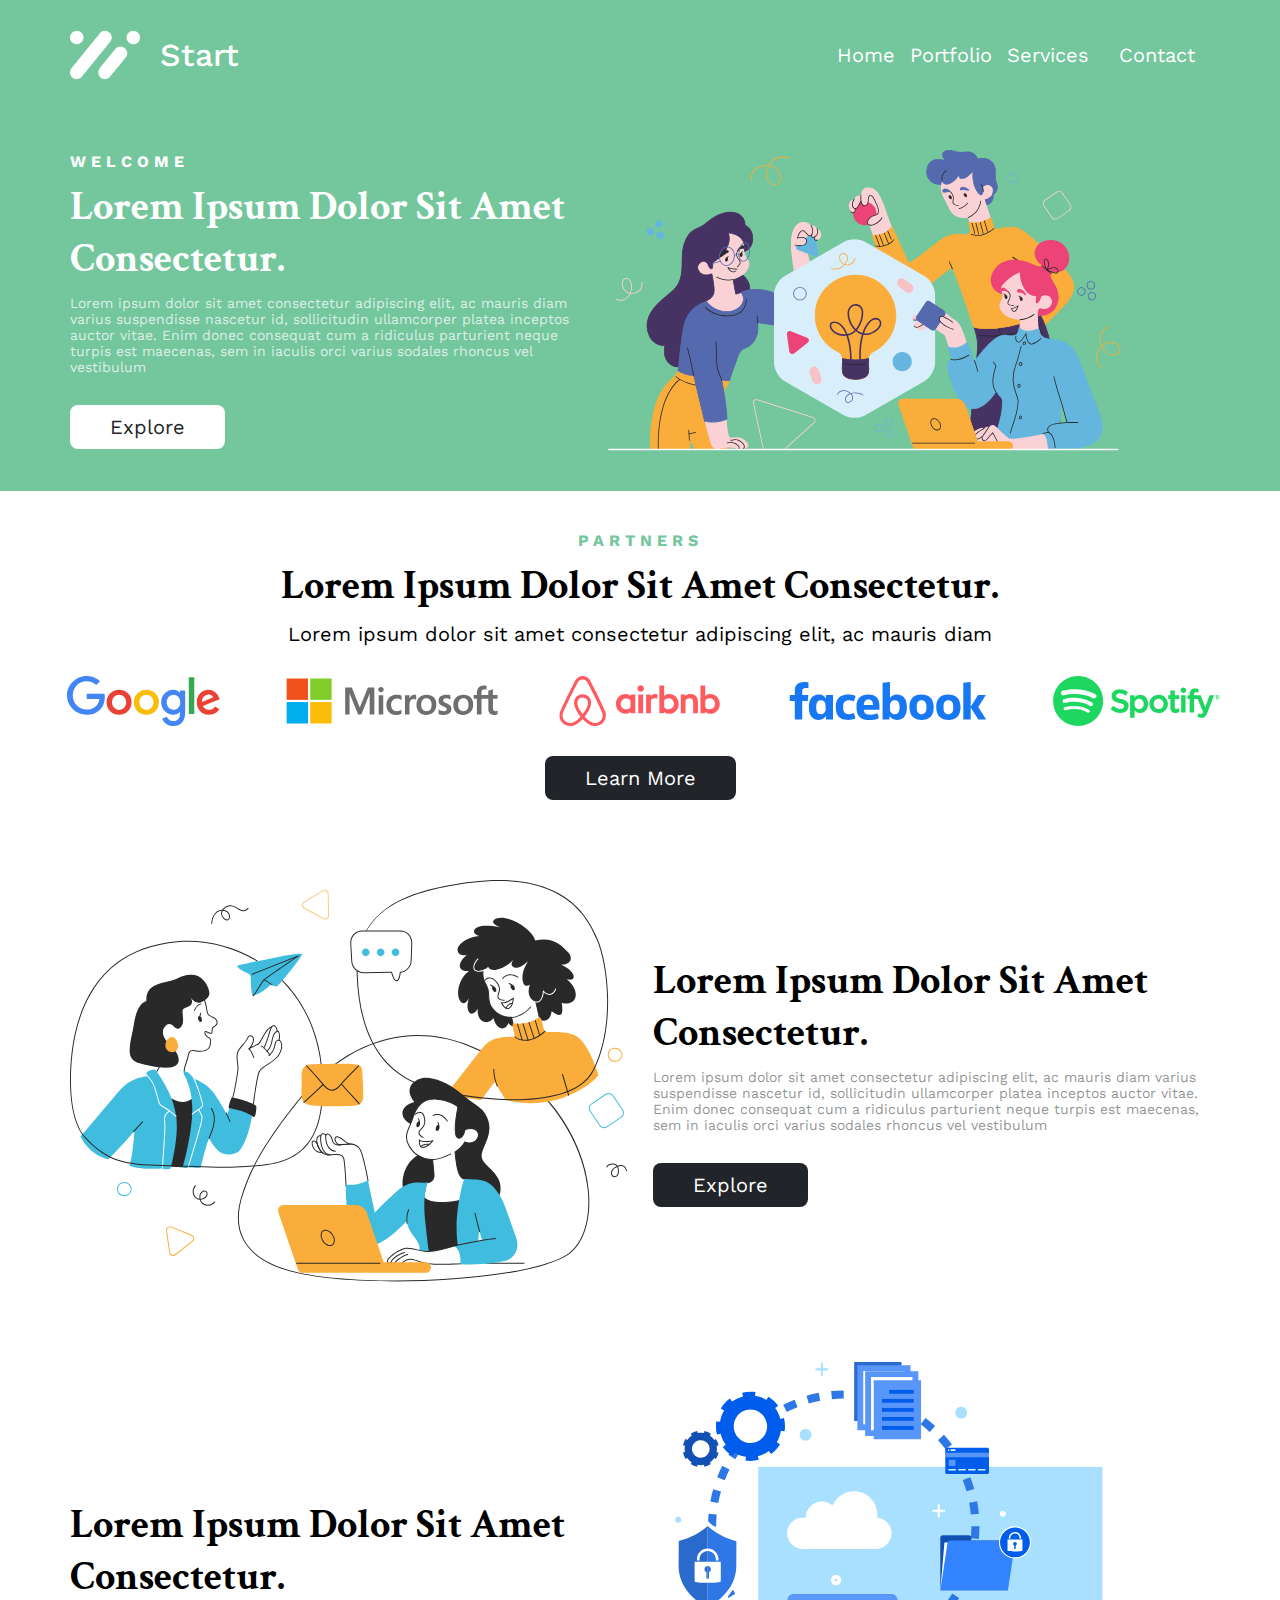
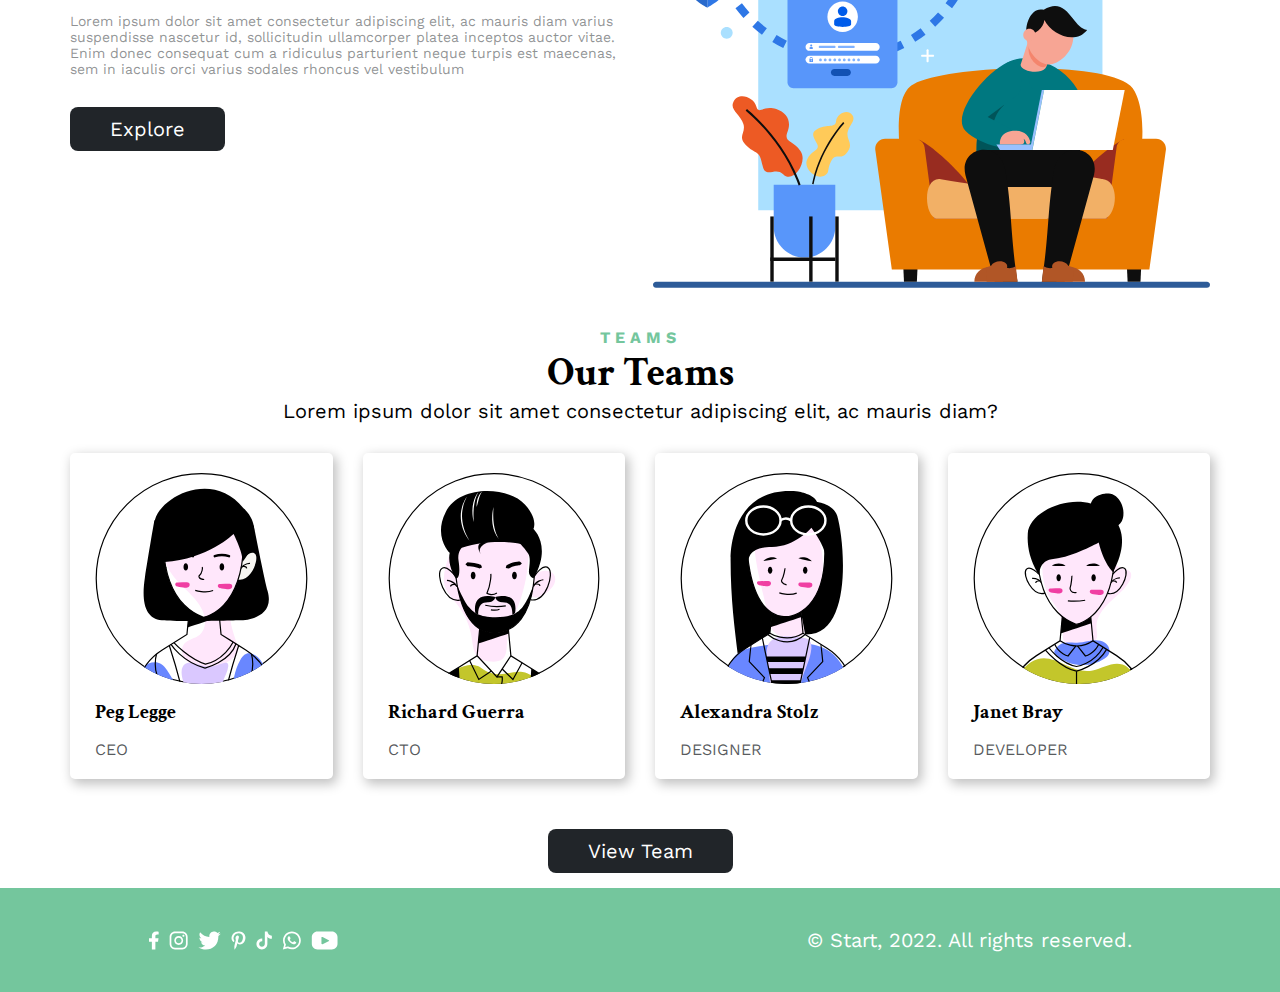
<file: WEB_Laura Torroella/index.html>
<!DOCTYPE html>
<html lang="en">
<head>
    <meta charset="UTF-8">
    <meta http-equiv="X-UA-Compatible" content="IE=edge">
    <meta name="viewport" content="width=device-width, initial-scale=1.0">
    <title>Laura Torroella</title>
    <link rel="icon" href="Img/Logo/LogoDark.svg">
    <link rel="stylesheet" href="css/main.css">
</head>
<body>
    <div class="greenpart">
        <div class="header">
            <div class="logo">
                <img src="Img/Logo/LogoWhite.svg" alt="Logo White">
                <div class="header-logo-text">
                    <h1 class="text">Start</h1>
                </div>
            </div>
            <div class="menutext">
              <a href="index.html" class="home">Home</a>
              <a href="portfolio.html" class="pf">Portfolio</a>
              <a href="services.html" class="services">Services</a>
              <a href="contact.html" class="contact">Contact</a>
            </div>
            <div class="menulogo">
                <svg xmlns="http://www.w3.org/2000/svg" width="32" height="32" fill="currentColor" class="bi bi-list" viewBox="0 0 16 16">
                    <path fill-rule="evenodd" d="M2.5 12a.5.5 0 0 1 .5-.5h10a.5.5 0 0 1 0 1H3a.5.5 0 0 1-.5-.5zm0-4a.5.5 0 0 1 .5-.5h10a.5.5 0 0 1 0 1H3a.5.5 0 0 1-.5-.5zm0-4a.5.5 0 0 1 .5-.5h10a.5.5 0 0 1 0 1H3a.5.5 0 0 1-.5-.5z"/>
                  </svg>
            </div>     
        </div> 
        <div class="part1">
            <img src="Img/Home/image-1.svg" alt="imatge1">
              <div class="texts">
                <div class="text1">welcome</div>
                <div class="text2">Lorem ipsum dolor sit amet consectetur.</div>
                <div class="text3">Lorem ipsum dolor sit amet consectetur adipiscing elit, ac mauris diam varius suspendisse nascetur id, 
                  sollicitudin ullamcorper platea inceptos auctor vitae. Enim donec consequat cum a ridiculus parturient neque turpis est 
                  maecenas, sem in iaculis orci varius sodales rhoncus vel vestibulum</div>
                <button class="boto1">Explore</button>
              </div>
        </div>    
    </div>
    <div class="firstwhite">
        <div class="whitetext">
          <div class="whitetextun">partners</div>
          <div class="whitetextdos">Lorem ipsum dolor sit amet consectetur.</div>
          <div class="whitetexttres">Lorem ipsum dolor sit amet consectetur adipiscing elit, ac mauris diam</div>
        </div>
        <div class="firstwhite_logos">
          <img src="Img/Companies/Google.svg" alt="logos" class="google">
          <img src="Img/Companies/Microsoft.svg" alt="logos" class="microsoft">
          <img src="Img/Companies/Airbnb.svg" alt="logos" class="airbnb">
          <img src="Img/Companies/Facebook.svg" alt="logos" class="facebook">
          <img src="Img/Companies/Spotify.svg" alt="logos" class="spotify">
        </div>
        <button class="firstwhite-btn">Learn More</button>
    </div>
    <div class="secondwhite">
        <img class="secondimg" src="Img/Home/image-2.svg" alt="img">
        <div class="secondtext">
          <div class="secondtextun">Lorem ipsum dolor sit amet consectetur.</div>
          <div class="secondtextdos">Lorem ipsum dolor sit amet consectetur adipiscing elit, ac mauris diam varius suspendisse
             nascetur id, sollicitudin ullamcorper platea inceptos auctor vitae. Enim donec consequat cum a ridiculus parturient
              neque turpis est maecenas, sem in iaculis orci varius sodales rhoncus vel vestibulum</div>
          <button class="second-btn">Explore</button>
    </div>
    </div>
    <div class="thirdwhite">
        <img class="thirdimg" src="Img/Home/image-3.svg" alt="img">
        <div class="thirdtext">
          <div class="thirdtextun">Lorem ipsum dolor sit amet consectetur.</div>
          <div class="thirdtextdos">Lorem ipsum dolor sit amet consectetur adipiscing elit, ac mauris diam varius suspendisse nascetur id, sollicitudin ullamcorper 
            platea inceptos auctor vitae. Enim donec consequat cum a ridiculus parturient neque turpis est maecenas, sem in iaculis orci varius sodales rhoncus vel
             vestibulum</div>
          <button class="third-btn">Explore</button>
    </div>
    </div>
    <div class="quartapart">
        <div class="quartapart-text">
          <div class="quartapart-text-un">Teams</div>
          <div class="quartapart-text-dos">Our teams</div>
          <div class="quartapart-text-tres">Lorem ipsum dolor sit amet consectetur adipiscing elit, ac mauris diam?
          </div>
        </div>
        <div class="quartapart-team">
          <div class="membreu">
            <img class="responsive-image" src="Img/team/Peg_Legge.svg" alt="">
            <div class="name">Peg Legge</div>
            <div class="carrec">CEO</div>
          </div>
          <div class="membredos">
            <img class="responsive-image" src="Img/team/Richard.svg" alt="">
            <div class="name">Richard Guerra</div>
            <div class="carrec">CTO</div>
          </div>
          <div class="membretres">
            <img class="responsive-image" src="Img/team/Alexandra.svg" alt="">
            <div class="name">Alexandra Stolz</div>
            <div class="carrec">Designer</div>
          </div>
          <div class="membrequatre">
            <img class="responsive-image" src="Img/team/Janet.svg" alt="">
            <div class="name">Janet Bray</div>
            <div class="carrec">developer</div>
          </div>
        </div>
        <button class="quartapart-btn">View Team</button>
    </div>
    <div class="totfooter">
        <div class="footer">
          <div class="footersociallinks">
            <img src="Img/socials/facebook.svg" alt="face" class="facebook">
            <img src="Img/socials/instagram.svg" alt="insta" class="instagram">
            <img src="Img/socials/twitter.svg" alt="twit" class="twitter">
            <img src="Img/socials/pinterest.svg" alt="pint" class="pinterest">
            <img src="Img/socials/tiktok.svg" alt="tik" class="tiktok">
            <img src="Img/socials/whatsapp.svg" alt="whats" class="whatsapp">
            <img src="Img/socials/youtube.svg" alt="you" class="youtube">
          </div>
          <div class="footercc">© Start, 2022. All rights reserved.</div>
        </div>
    </div>
</body>
</html>
</file>
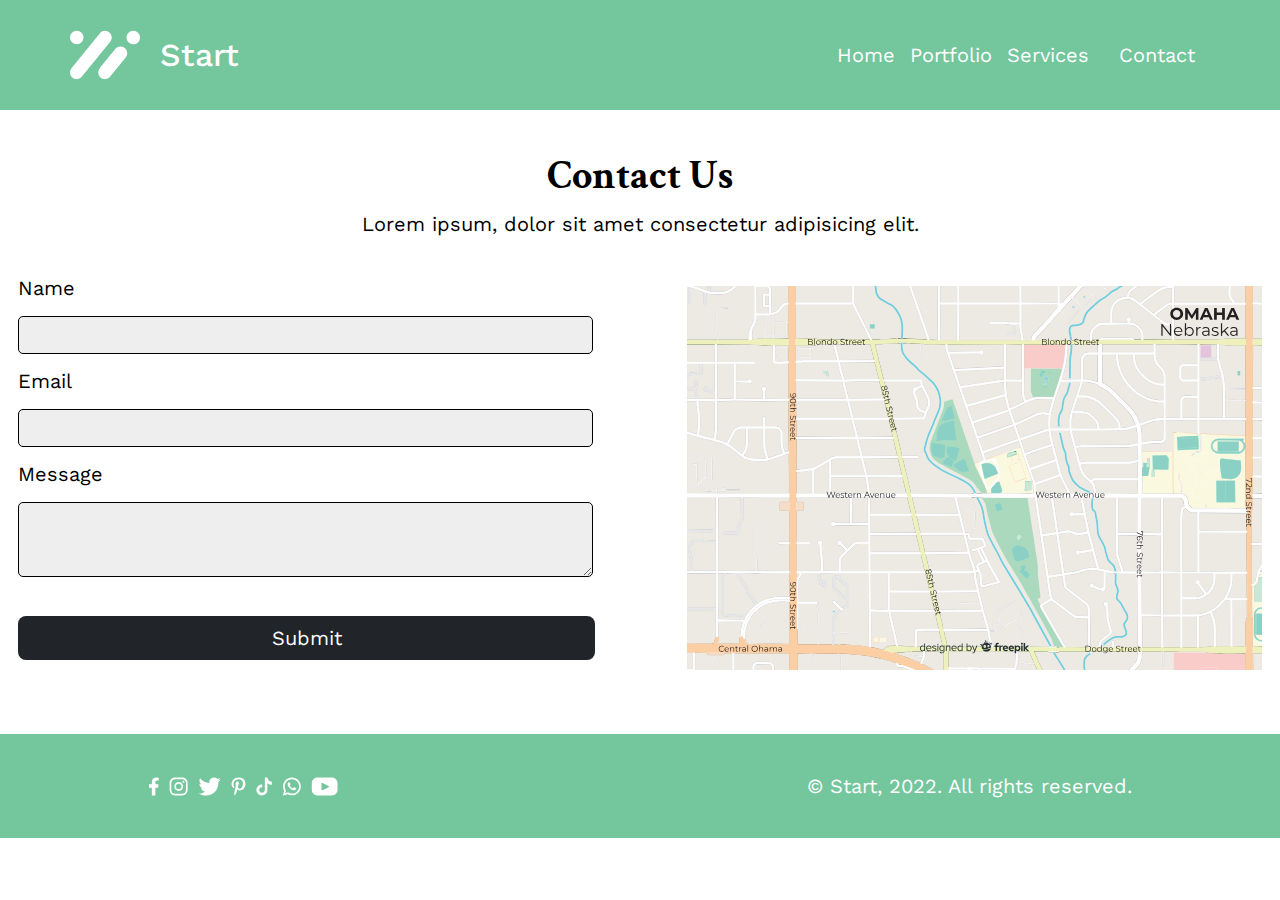
<file: WEB_Laura Torroella/contact.html>
<!DOCTYPE html>
<html lang="en">
<head>
    <meta charset="UTF-8">
    <meta http-equiv="X-UA-Compatible" content="IE=edge">
    <meta name="viewport" content="width=device-width, initial-scale=1.0">
    <title>Contact</title>
    <link rel="stylesheet" href="css/main.css">
</head>
<body>
    <div class="greenpart">
        <div class="header">
            <div class="logo">
                <img src="Img/Logo/LogoWhite.svg" alt="Logo White">
                <div class="header-logo-text">
                    <h1 class="text">Start</h1>
                </div>
            </div>
            <div class="menutext">
              <a href="index.html" class="home">Home</a>
              <a href="portfolio.html" class="pf">Portfolio</a>
              <a href="services.html" class="services">Services</a>
              <a href="contact.html" class="contact">Contact</a>
            </div>
            <div class="menulogo">
                <svg xmlns="http://www.w3.org/2000/svg" width="32" height="32" fill="currentColor" class="bi bi-list" viewBox="0 0 16 16">
                    <path fill-rule="evenodd" d="M2.5 12a.5.5 0 0 1 .5-.5h10a.5.5 0 0 1 0 1H3a.5.5 0 0 1-.5-.5zm0-4a.5.5 0 0 1 .5-.5h10a.5.5 0 0 1 0 1H3a.5.5 0 0 1-.5-.5zm0-4a.5.5 0 0 1 .5-.5h10a.5.5 0 0 1 0 1H3a.5.5 0 0 1-.5-.5z"/>
                </svg>
            </div>     
        </div>    
    </div>
    <div class="firstwhite">
        <div class="whitetext">
          <div class="whitetextdos">Contact Us</div>
          <div class="whitetexttres">Lorem ipsum, dolor sit amet consectetur
            adipisicing elit.</div>
        </div>
    </div>
    <div class="contact">
        <div class="mapa">
            <img src="Img/Contact/map.svg">
        </div>
    <div class="formulario">
        <form action="" class="questionari">
            <div class="nom">
                <label for="nombre">Name</label>
                <input type="text" name="name" id="name">
            </div>
            <div class="correu">
                <label for="correo">Email</label>
                <input type="text" name="email" id="email">
            </div>
            <div class="note">
                <label for="nota">Message</label>
                <textarea name="" id="message" rows="10" cols="30"></textarea>
            </div>
            <button class="big_btn">Submit</button>
        </form>   
    </div>
    </div>
   
    <div class="totfooter">
        <div class="footer">
          <div class="footersociallinks">
            <img src="Img/socials/facebook.svg" alt="face" class="facebook">
            <img src="Img/socials/instagram.svg" alt="insta" class="instagram">
            <img src="Img/socials/twitter.svg" alt="twit" class="twitter">
            <img src="Img/socials/pinterest.svg" alt="pint" class="pinterest">
            <img src="Img/socials/tiktok.svg" alt="tik" class="tiktok">
            <img src="Img/socials/whatsapp.svg" alt="whats" class="whatsapp">
            <img src="Img/socials/youtube.svg" alt="you" class="youtube">
          </div>
          <div class="footercc">© Start, 2022. All rights reserved.</div>
        </div>
    </div>
</body>
</html>
</file>
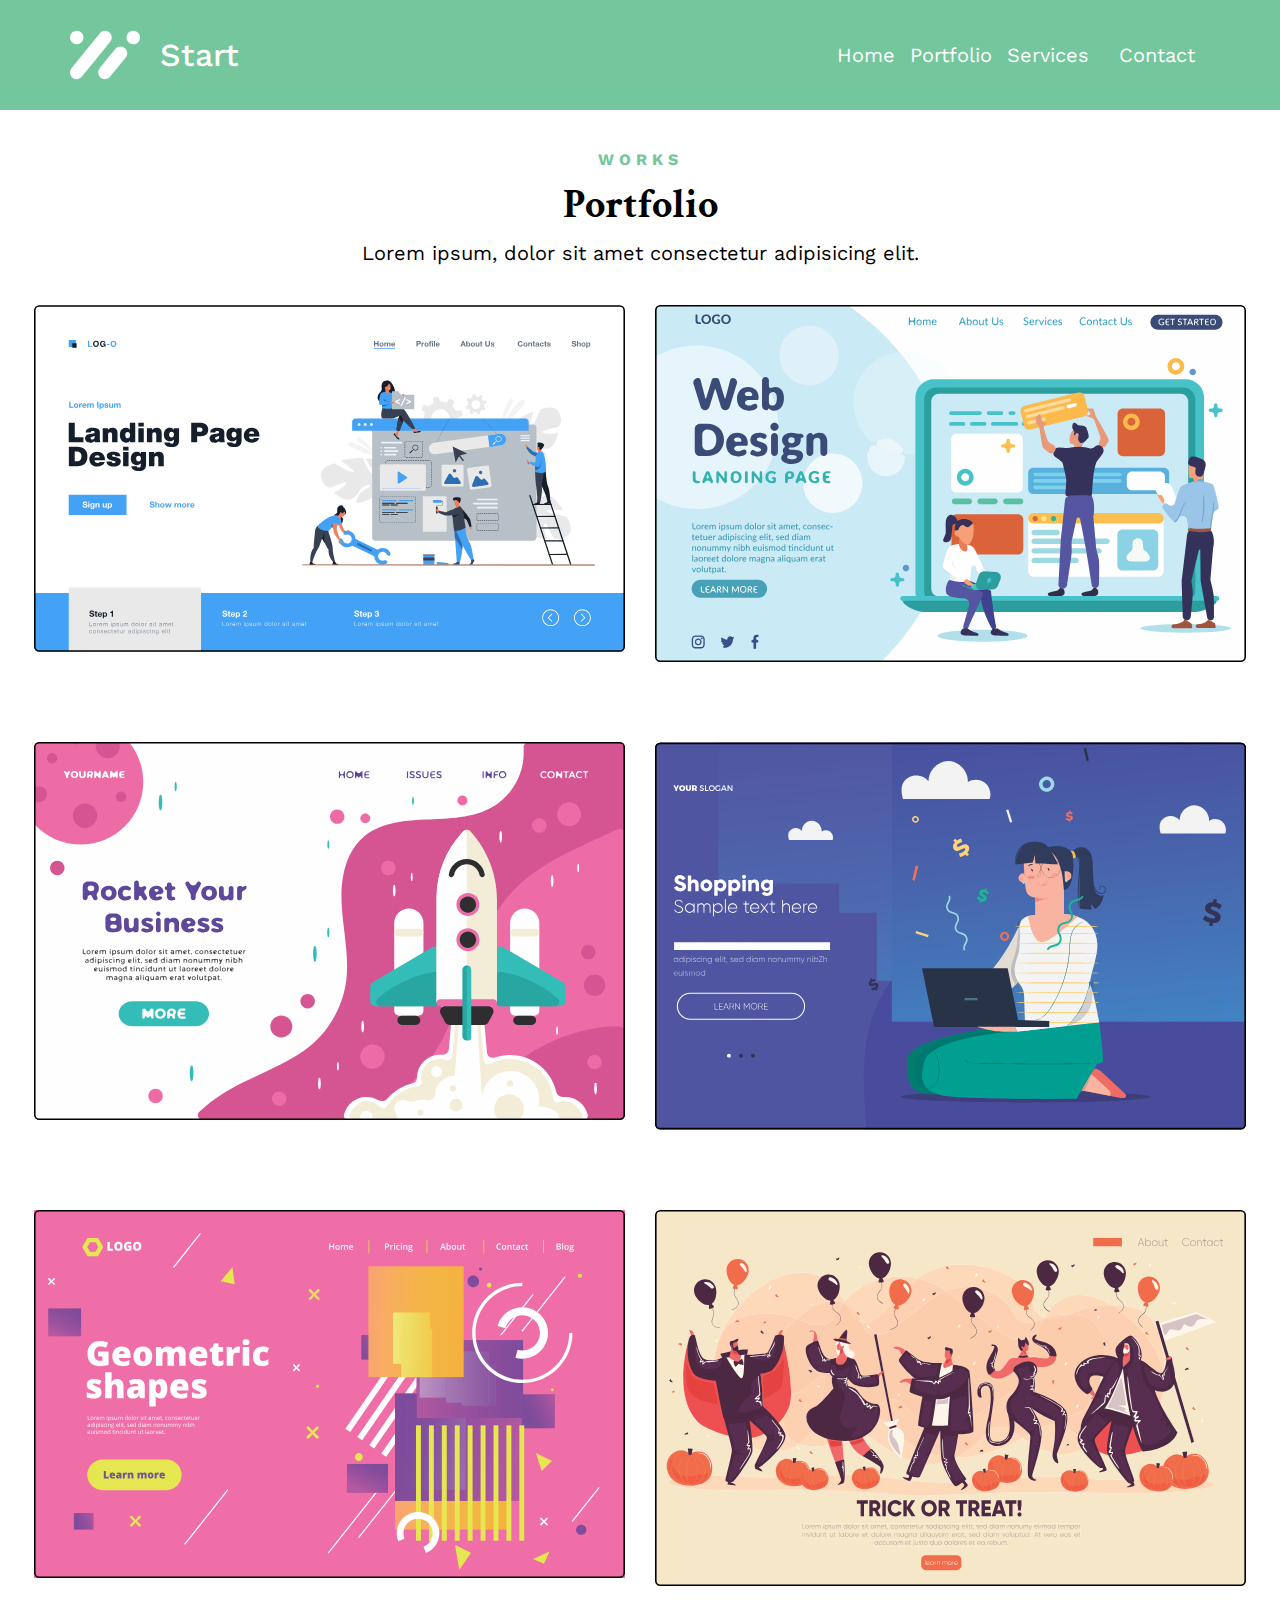
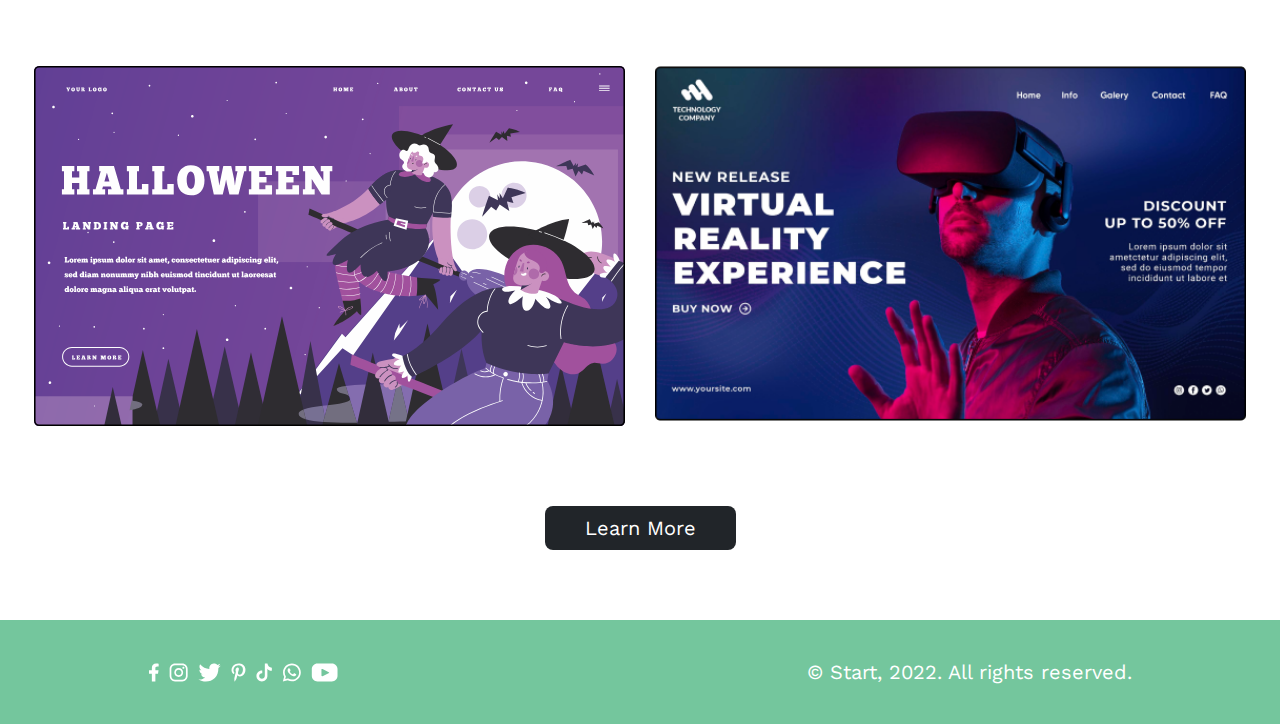
<file: WEB_Laura Torroella/portfolio.html>
<!DOCTYPE html>
<html lang="en">
<head>
    <meta charset="UTF-8">
    <meta http-equiv="X-UA-Compatible" content="IE=edge">
    <meta name="viewport" content="width=device-width, initial-scale=1.0">
    <title>Portfolio</title>
    <link rel="stylesheet" href="css/main.css">
</head>
<body>
    <div class="greenpart">
        <div class="header">
            <div class="logo">
                <img src="Img/Logo/LogoWhite.svg" alt="Logo White">
                <div class="header-logo-text">
                    <h1 class="text">Start</h1>
                </div>
            </div>
            <div class="menutext">
              <a href="index.html" class="home">Home</a>
              <a href="portfolio.html" class="pf">Portfolio</a>
              <a href="services.html" class="services">Services</a>
              <a href="contact.html" class="contact">Contact</a>
            </div>
            <div class="menulogo">
                <svg xmlns="http://www.w3.org/2000/svg" width="32" height="32" fill="currentColor" class="bi bi-list" viewBox="0 0 16 16">
                    <path fill-rule="evenodd" d="M2.5 12a.5.5 0 0 1 .5-.5h10a.5.5 0 0 1 0 1H3a.5.5 0 0 1-.5-.5zm0-4a.5.5 0 0 1 .5-.5h10a.5.5 0 0 1 0 1H3a.5.5 0 0 1-.5-.5zm0-4a.5.5 0 0 1 .5-.5h10a.5.5 0 0 1 0 1H3a.5.5 0 0 1-.5-.5z"/>
                  </svg>
            </div>     
        </div>    
    </div>
        <div class="firstwhite">
            <div class="whitetext">
            <div class="whitetextun">works</div>
            <div class="whitetextdos">Portfolio</div>
            <div class="whitetexttres">Lorem ipsum, dolor sit amet consectetur
                adipisicing elit.</div>
            </div>
        </div>
    <div class="image_portfolio">
        <div class="grupu">
            <img class="responsive-image" src="Img/Portfolio/sample-1.svg" alt="">
            <img class="responsive-image" src="Img/Portfolio/sample-2.svg" alt="">
        </div>
        <div class="grupdos">
            <img class="responsive-image" src="Img/Portfolio/sample-3.svg" alt="">
            <img class="responsive-image" src="Img/Portfolio/sample-4.svg" alt="">
        </div>
        <div class="gruptres">
            <img class="responsive-image" src="Img/Portfolio/sample-5.svg" alt="">
            <img class="responsive-image" src="Img/Portfolio/sample-6.svg" alt="">
        </div>
        <div class="grupquatre">
            <img class="responsive-image" src="Img/Portfolio/sample-7.svg" alt="">
            <img class="responsive-image" src="Img/Portfolio/sample-8.png" alt="">
        </div>
    </div>
    <div class="text_center">
        <button class="first_btn">Learn More</button>
    </div>
    <div class="totfooter">
        <div class="footer">
          <div class="footersociallinks">
            <img src="Img/socials/facebook.svg" alt="face" class="facebook">
            <img src="Img/socials/instagram.svg" alt="insta" class="instagram">
            <img src="Img/socials/twitter.svg" alt="twit" class="twitter">
            <img src="Img/socials/pinterest.svg" alt="pint" class="pinterest">
            <img src="Img/socials/tiktok.svg" alt="tik" class="tiktok">
            <img src="Img/socials/whatsapp.svg" alt="whats" class="whatsapp">
            <img src="Img/socials/youtube.svg" alt="you" class="youtube">
          </div>
          <div class="footercc">© Start, 2022. All rights reserved.</div>
        </div>
    </div>
</body>
</html>
</file>
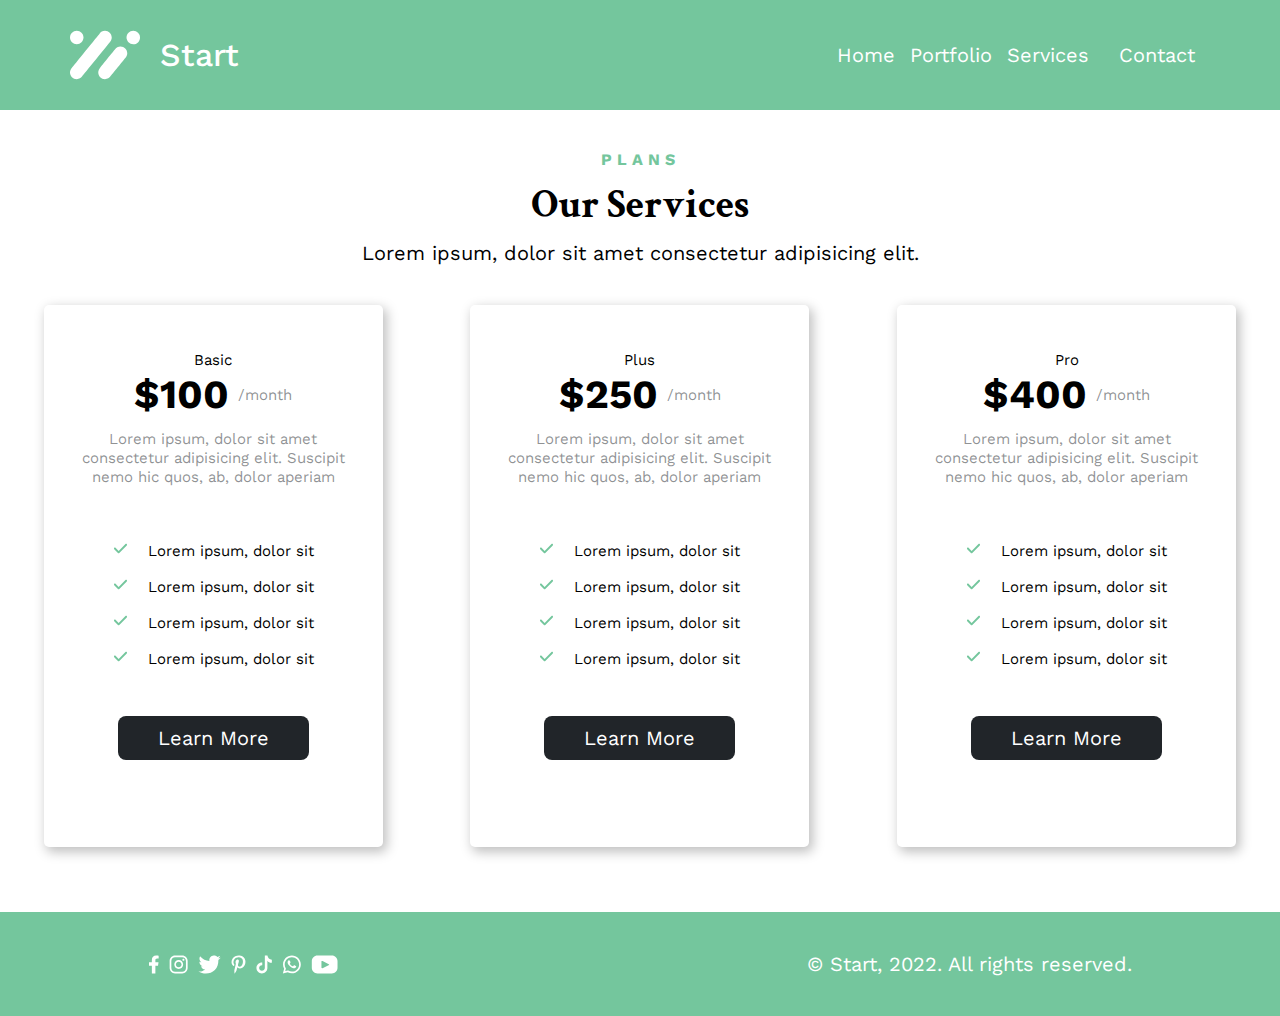
<file: WEB_Laura Torroella/services.html>
<!DOCTYPE html>
<html lang="en">
<head>
    <meta charset="UTF-8">
    <meta http-equiv="X-UA-Compatible" content="IE=edge">
    <meta name="viewport" content="width=device-width, initial-scale=1.0">
    <title>Services</title>
    <link rel="stylesheet" href="css/main.css">
</head>
<body>
    <div class="greenpart">
        <div class="header">
            <div class="logo">
                <img src="Img/Logo/LogoWhite.svg" alt="Logo White">
                <div class="header-logo-text">
                    <h1 class="text">Start</h1>
                </div>
            </div>
            <div class="menutext">
              <a href="index.html" class="home">Home</a>
              <a href="portfolio.html" class="pf">Portfolio</a>
              <a href="services.html" class="services">Services</a>
              <a href="contact.html" class="contact">Contact</a>
            </div>
            <div class="menulogo">
                <svg xmlns="http://www.w3.org/2000/svg" width="32" height="32" fill="currentColor" class="bi bi-list" viewBox="0 0 16 16">
                    <path fill-rule="evenodd" d="M2.5 12a.5.5 0 0 1 .5-.5h10a.5.5 0 0 1 0 1H3a.5.5 0 0 1-.5-.5zm0-4a.5.5 0 0 1 .5-.5h10a.5.5 0 0 1 0 1H3a.5.5 0 0 1-.5-.5zm0-4a.5.5 0 0 1 .5-.5h10a.5.5 0 0 1 0 1H3a.5.5 0 0 1-.5-.5z"/>
                  </svg>
            </div>     
        </div>    
    </div>
    <div class="firstwhite">
        <div class="whitetext">
          <div class="whitetextun">plans</div>
          <div class="whitetextdos">Our Services</div>
          <div class="whitetexttres">Lorem ipsum, dolor sit amet consectetur
            adipisicing elit.</div>
        </div>
    </div>
    <section class="tarjetas">
      <div class="tarjeta1">
        <div class="textbasic">Basic</div>
        <div class="moneytext">
          <p class="money">$100</p>
          <p class="time">/month</p>
        </div>
        <div class="normaltext">Lorem ipsum, dolor sit amet consectetur adipisicing elit. Suscipit nemo hic quos, ab, dolor aperiam</div>
        <div class="list">
          <div class="listone"><img src="Img/check-solid.svg">Lorem ipsum, dolor sit </div>
          <div class="listtwo"><img src="Img/check-solid.svg">Lorem ipsum, dolor sit </div>
          <div class="listthree"><img src="Img/check-solid.svg">Lorem ipsum, dolor sit </div>
          <div class="listfour"><img src="Img/check-solid.svg">Lorem ipsum, dolor sit </div>
        </div>
        <button class="first_btn">Learn More</button>
      </div>
      <div class="tarjeta2">
        <div class="textbasic">Plus</div>
        <div class="moneytext">
          <p class="money">$250</p>
          <p class="time">/month</p>
        </div>
        <div class="normaltext">Lorem ipsum, dolor sit amet consectetur adipisicing elit. Suscipit nemo hic quos, ab, dolor aperiam</div>
        <div class="list">
          <div class="listone"><img src="Img/check-solid.svg">Lorem ipsum, dolor sit </div>
          <div class="listtwo"><img src="Img/check-solid.svg">Lorem ipsum, dolor sit </div>
          <div class="listthree"><img src="Img/check-solid.svg">Lorem ipsum, dolor sit </div>
          <div class="listfour"><img src="Img/check-solid.svg">Lorem ipsum, dolor sit </div>
        </div>
        <button class="first_btn">Learn More</button>
      </div>
      <div class="tarjeta3">
        <div class="textbasic">Pro</div>
        <div class="moneytext">
          <p class="money">$400</p>
          <p class="time">/month</p>
        </div>
        <div class="normaltext">Lorem ipsum, dolor sit amet consectetur adipisicing elit. Suscipit nemo hic quos, ab, dolor aperiam</div>
        <div class="list">
          <div class="listone"><img src="Img/check-solid.svg">Lorem ipsum, dolor sit </div>
          <div class="listtwo"><img src="Img/check-solid.svg">Lorem ipsum, dolor sit </div>
          <div class="listthree"><img src="Img/check-solid.svg">Lorem ipsum, dolor sit </div>
          <div class="listfour"><img src="Img/check-solid.svg">Lorem ipsum, dolor sit </div>
        </div>
        <button class="first_btn">Learn More</button>
      </div>
    </section>
    <div class="totfooter">
        <div class="footer">
          <div class="footersociallinks">
            <img src="Img/socials/facebook.svg" alt="face" class="facebook">
            <img src="Img/socials/instagram.svg" alt="insta" class="instagram">
            <img src="Img/socials/twitter.svg" alt="twit" class="twitter">
            <img src="Img/socials/pinterest.svg" alt="pint" class="pinterest">
            <img src="Img/socials/tiktok.svg" alt="tik" class="tiktok">
            <img src="Img/socials/whatsapp.svg" alt="whats" class="whatsapp">
            <img src="Img/socials/youtube.svg" alt="you" class="youtube">
          </div>
          <div class="footercc">© Start, 2022. All rights reserved.</div>
        </div>
    </div>
</body>
</html>
</file>
<file: WEB_Laura Torroella/css/main.css>
@import url('https://fonts.googleapis.com/css2?family=Crimson+Text:wght@400;600;700&family=Work+Sans:wght@100;200;300;400;500;600;700;800;900&display=swap');
*{
    padding: 0px;
    margin: 0px;
    box-sizing: border-box;
}

/* HEADER */


.header{
    display: flex;
    justify-content: space-between;
    align-items: center;
    background-color: #74c69d;
    padding: 30px 0;
    margin: 0 16px;
    max-width: 90%;
}

.header .logo{
    display: flex;
    gap: 20px;
    align-items: center;
}

.header .header-logo-text{
    color: white;
    font-family:'Work Sans', sans-serif;
}

.header .header-logo-text h1{
    color: white;
    font-family:'Work Sans', sans-serif;
    font-weight: 500;
    font-size:32px;
}

.greenpart{
    background-color: #74c69d;
}

.menulogo{
    color:white;
    align-items: center;
}

.menutext{
    display:none;
}

/* PART 1 DE LA WEB IMG + TEXT*/

.part1{
    padding: 40px 0;
    margin: 0 19px;
    display: flex;
    flex-wrap: wrap;
    gap: 50px;
}

.texts{
    color: white;
    gap: 10px;
    display: flex;
    flex-direction: column;
    order: 2;
    width: 100%;
}

.texts .text1{
    text-transform: uppercase;
    font-weight: 700;
    font-family: 'Work Sans', sans-serif;
    font-size: 16px;
    letter-spacing: 5px;
}

.texts .text2{
    text-transform: capitalize;
    font-family: "Crimson Text", serif;
    font-size: 24px;
    font-weight: bold;
}

.texts .text3{
    font-family: 'Work Sans', sans-serif;
    font-size: 14px;
    color:rgba(255, 255, 255, 0.75);
}

.boto1{
    color: rgba(33, 37, 41, 1);
    background-color: white;
    font-family: "Work Sans", sans-serif;
    font-size: 16px;
    padding: 8px 25px;
    border-radius: 8px;
    border: none;
    cursor: pointer;
    margin-top: 20px;
    align-self: flex-start;
}

.part1 img{
    width: 100%;
    order: 1;
}

/* PRIMERA PART BLANCA */

.firstwhite {
    padding: 40px 0;
    margin: 0 19px;
    gap: 30px;
    display: grid;
}

.whitetext{
    display: grid;
    gap: 10px;
}

.whitetextun {
    color: rgb(116, 198, 157);
    text-align: center;
    text-transform: uppercase;
    font-family: "Work Sans", sans-serif;
    letter-spacing: 5px;
    font-weight: 700;
}

.whitetextdos {
    text-transform: capitalize;
    font-family: "Crimson Text", serif;
    font-size: 24px;
    font-weight: bold;
    text-align: center;
}

.whitetexttres{
    font-size: 20px;
    font-family: "Work Sans", sans-serif;
    text-align: center;
}

.firstwhite_logos{
    display:grid;
    gap: 40px;
}

.firstwhite_logos .google{
    justify-self: center;
    align-self: center;
}

.firstwhite_logos .microsoft{
    justify-self: center;
    align-self: center;
}

.firstwhite_logos .airbnb{
    justify-self: center;
    align-self: center;
}

.firstwhite_logos .facebook{
    justify-self: center;
    align-self: center;
}

.firstwhite_logos .spotify{
    justify-self: center;
    align-self: center;
}

.firstwhite-btn{
    color: white;
    background-color: rgba(33, 37, 41, 1);
    font-family: "Work Sans", sans-serif;
    font-size: 16px;
    padding: 8px 25px;
    border-radius: 8px;
    border: none;
    cursor: pointer;
    justify-self: center;
}

/* SEGONA PART BLANCA */

.secondwhite{
    margin: 0 19px;
    padding: 40px 0;
    gap: 50px;
}

.secondwhite img{
    max-width: 100%;
    height: auto;
}

.secondtext{
    display: flex;
    flex-direction: column;
    gap: 10px;
}

.secondtext .secondtextun{
    text-transform:capitalize;
    font-family: "Crimson Text", serif;
    font-size: 24px;
    font-weight: bold;
    display: block;
}

.secondtext .secondtextdos{
    color: rgba(33, 37, 41, 0.5);
    font-family: "Work Sans", sans-serif;
    font-size: 14px;
}

.secondtext .second-btn{
    color: white;
    background-color: rgba(33, 37, 41, 1);
    font-family: "Work Sans", sans-serif;
    font-size: 16px;
    padding: 8px 25px;
    border-radius: 8px;
    border: none;
    cursor: pointer;
    align-self: start;
    margin-top: 20px;
}

/* TERCERA PART BLANCA */

.thirdwhite{
    margin: 0 19px;
    padding: 40px 0;
    gap: 50px;
    display: flex;
    flex-direction: row;
    flex-wrap: wrap;
}

.thirdwhite img{
    max-width: 100%;
    height: auto;
    order: 2;
    width: 100%;
}

.thirdtext{
    display: flex;
    flex-direction: column;
    gap: 10px;
    order: 1;
    width: 100%;
}

.thirdtext .thirdtextun{
    text-transform:capitalize;
    font-family: "Crimson Text", serif;
    font-size: 24px;
    font-weight: bold;
    display: block;
}

.thirdtext .thirdtextdos{
    color: rgba(33, 37, 41, 0.5);
    font-family: "Work Sans", sans-serif;
    font-size: 14px;
}

.thirdtext .third-btn{
    color: white;
    background-color: rgba(33, 37, 41, 1);
    font-family: "Work Sans", sans-serif;
    font-size: 16px;
    padding: 8px 25px;
    border-radius: 8px;
    border: none;
    cursor: pointer;
    align-self: start;
    margin-top: 20px;
}

/* QUARTA PART BLANCA */

.quartapart{
    display: grid;
    gap: 30px;
    margin: 15px 19px;
    margin-top: 15px;
    margin-bottom: 30px;
}

.quartapart-text{
    text-align: center;
}

.quartapart-text-un{
    color: rgb(116, 198, 157);
    text-align: center;
    text-transform: uppercase;
    font-family: "Work Sans", sans-serif;
    letter-spacing: 5px;
    font-weight: 700;
}

.quartapart-text-dos{
    text-transform: capitalize;
    font-family: "Crimson Text", serif;
    font-size: 24px;
    font-weight: bold;
    text-align: center;
}

.quartapart-text-tres{
    font-size: 20px;
    font-family: "Work Sans", sans-serif;
    text-align: center;
}

.quartapart-team{
    display:grid;
    gap: 30px;  
}

.quartapart-team .membreu{
    display: flex;
    flex-direction: column;
    gap: 15px;
    box-shadow:3px 4px 12px 1px rgba(0, 0, 0, 0.25);
    border-radius: 5px;
    padding: 20px 25px;
}
.quartapart-team .membreu .name{
    font-family: "Crimson Text", serif;
    font-size: 20px;
    font-weight: bold;
}

.quartapart-team .membreu .carrec{
    font-family:"Work Sans", sans-serif;
    color: rgba(33, 37, 41, 0.75);
    text-transform: uppercase;
}

.quartapart-team .membredos{
    display: flex;
    flex-direction: column;
    gap: 15px;
    box-shadow:3px 4px 12px 1px rgba(0, 0, 0, 0.25);
    border-radius: 5px;
    padding: 20px 25px;
}
.quartapart-team .membredos .name{
    font-family: "Crimson Text", serif;
    font-size: 20px;
    font-weight: bold;
}

.quartapart-team .membredos .carrec{
    font-family:"Work Sans", sans-serif;
    color: rgba(33, 37, 41, 0.75);
    text-transform: uppercase;
}

.quartapart-team .membretres{
    display: flex;
    flex-direction: column;
    gap: 15px;
    box-shadow:3px 4px 12px 1px rgba(0, 0, 0, 0.25);
    border-radius: 5px;
    padding: 20px 25px;
}
.quartapart-team .membretres .name{
    font-family: "Crimson Text", serif;
    font-size: 20px;
    font-weight: bold;
}

.quartapart-team .membretres .carrec{
    font-family:"Work Sans", sans-serif;
    color: rgba(33, 37, 41, 0.75);
    text-transform: uppercase;
}

.quartapart-team .membrequatre{
    display: flex;
    flex-direction: column;
    gap: 15px;
    box-shadow:3px 4px 12px 1px rgba(0, 0, 0, 0.25);
    border-radius: 5px;
    padding: 20px 25px;
}
.quartapart-team .membrequatre .name{
    font-family: "Crimson Text", serif;
    font-size: 20px;
    font-weight: bold;
}

.quartapart-team .membrequatre .carrec{
    font-family:"Work Sans", sans-serif;
    color: rgba(33, 37, 41, 0.75);
    text-transform: uppercase;
}

.quartapart-btn{
    color: white;
    background-color: rgba(33, 37, 41, 1);
    font-family: "Work Sans", sans-serif;
    font-size: 16px;
    padding: 8px 25px;
    border-radius: 8px;
    border: none;
    cursor: pointer;
    justify-self: center;
}

/* FOOTER */

.totfooter {
    background-color: rgba(116, 198, 157, 1);
    
}

.footer{
    padding: 40px 0;
    display: flex;
    justify-content: space-between;
    flex-direction: column;
    align-items: center;
    gap: 20px;
}

.footersociallinks{
    display: flex;
    gap:10px;
}
.footercc {
    font-size: 20px;
    font-family: "Work Sans", sans-serif;
    color: white;
    text-align: center;
}

/* PC */

@media (min-width: 768px){

    /* HEADER */
    
    .header {
    max-width: 1140px;
    margin: auto;
    }
    .menutext{
        display: block;
        display: flex;
        font-family: "Work Sans", sans-serif;
        font-size: 20px;
        gap: 15px;
    }
    .menutext .home{
        color:white;
        text-decoration: none;
    }
    .menutext .pf{
        color:white;
        text-decoration: none;
    }
    .menutext .services{
        color:white;
        text-decoration: none;
    }
    .menutext .contact{
        color:white;
        text-decoration: none;
    }
    .menulogo{
        display: none;
    }

    /* PART 1 PC */

    .part1{
        padding: 40px 0;
        align-items: center;
        gap: 25px;
        max-width:1140px;
        margin:auto;
    }

    .texts{
        color: white;
        gap: 10px;
        display: flex;
        width: 45%;
        order: 1;
    }

    .part1 img{
        width: 45%;
        order: 2;
    }
    
    .texts .text1{
        text-transform: uppercase;
        font-weight: 700;
        font-family: 'Work Sans', sans-serif;
        font-size: 16px;
        letter-spacing: 5px;
    }
    
    .texts .text2{
        text-transform: capitalize;
        font-family: "Crimson Text", serif;
        font-size: 40px;
        font-weight: bold;
    }
    
    .texts .text3{
        font-family: 'Work Sans', sans-serif;
        font-size: 14px;
        color:rgba(255, 255, 255, 0.75);
    }
    
    .boto1{
        color: rgba(33, 37, 41, 1);
        background-color: white;
        font-family: "Work Sans", sans-serif;
        font-size: 20px;
        border-radius: 8px;
        border: none;
        cursor: pointer;
        margin-top: 20px;
        align-self: flex-start;
        padding: 10px 40px;
    }
    
    
    /* PRIMERA PART BLANCA */
    
    .firstwhite {
        
    }
    
    .whitetext{
        display: grid;
        gap: 10px;
    }
    
    .whitetextun {
        color: rgb(116, 198, 157);
        text-align: center;
        text-transform: uppercase;
        font-family: "Work Sans", sans-serif;
        letter-spacing: 5px;
        font-weight: 700;
    }
    
    .whitetextdos {
        text-transform: capitalize;
        font-family: "Crimson Text", serif;
        font-size: 40px;
        font-weight: bold;
        text-align: center;
    }
    
    .whitetexttres{
        font-size: 20px;
        font-family: "Work Sans", sans-serif;
        text-align: center;
    }
    
    .firstwhite_logos{
        display: grid;
        grid-template-columns: repeat(5, 1fr);
        gap: 0px;
    }
    
    .firstwhite_logos .google{
        justify-self: center;
        align-self: center;
    }
    
    .firstwhite_logos .microsoft{
        justify-self: center;
        align-self: center;
    }
    
    .firstwhite_logos .airbnb{
        justify-self: center;
        align-self: center;
    }
    
    .firstwhite_logos .facebook{
        justify-self: center;
        align-self: center;
    }
    
    .firstwhite_logos .spotify{
        justify-self: center;
        align-self: center;
    }
    
    .firstwhite-btn{
        color: white;
        background-color: rgba(33, 37, 41, 1);
        font-family: "Work Sans", sans-serif;
        font-size: 20px;
        border-radius: 8px;
        border: none;
        cursor: pointer;
        align-self: flex-start;
        padding: 10px 40px;
    }
    
    /* SEGONA PART BLANCA */
    
    .secondwhite{
        padding: 40px 0;
        display: grid;
        grid-template-columns: repeat(2, 1fr);
        align-items: center;
        gap: 25px;
        max-width: 1140px;
        margin: auto;
    }
    
    .secondwhite img{
        max-width: 100%;
        height: auto;
    }
    
    .secondtext{
        display: flex;
        flex-direction: column;
        gap: 10px;
    }
    
    .secondtext .secondtextun{
        text-transform:capitalize;
        font-family: "Crimson Text", serif;
        font-size: 40px;
        font-weight: bold;
        display: block;
    }
    
    .secondtext .secondtextdos{
        color: rgba(33, 37, 41, 0.5);
        font-family: "Work Sans", sans-serif;
        font-size: 14px;
    }
    
    .secondtext .second-btn{
        color: white;
        background-color: rgba(33, 37, 41, 1);
        font-family: "Work Sans", sans-serif;
        font-size: 20px;
        padding: 10px 40px;
        border-radius: 8px;
        border: none;
        cursor: pointer;
        align-self: start;
        margin-top: 20px;
        
    }
    
    /* TERCERA PART BLANCA */
    
    .thirdwhite{
        padding: 40px 0;
        display: grid;
        grid-template-columns: repeat(2, 1fr);
        align-items: center;
        gap: 25px;
        max-width: 1140px;
        margin: auto;
    }
    
    .thirdwhite img{
        max-width: 100%;
        height: auto;
    }
    
    .thirdtext{
        display: flex;
        flex-direction: column;
        gap: 10px;
    }
    
    .thirdtext .thirdtextun{
        text-transform:capitalize;
        font-family: "Crimson Text", serif;
        font-size: 40px;
        font-weight: bold;
        display: block;
    }
    
    .thirdtext .thirdtextdos{
        color: rgba(33, 37, 41, 0.5);
        font-family: "Work Sans", sans-serif;
        font-size: 14px;
    }
    
    .thirdtext .third-btn{
        color: white;
        background-color: rgba(33, 37, 41, 1);
        font-family: "Work Sans", sans-serif;
        font-size: 20px;
        padding: 10px 40px;
        border-radius: 8px;
        border: none;
        cursor: pointer;
        align-self: start;
        margin-top: 20px;
    }
    
    /* QUARTA PART BLANCA */
    
    .quartapart{
        display: grid;
        gap: 30px;
        margin-top: 15px;
        margin-bottom: 30px;
        max-width:1140px;
        margin:auto;
    }
    
    .quartapart-text{
        text-align: center;
    }
    
    .quartapart-text-un{
        color: rgb(116, 198, 157);
        text-align: center;
        text-transform: uppercase;
        font-family: "Work Sans", sans-serif;
        letter-spacing: 5px;
        font-weight: 700;
    }
    
    .quartapart-text-dos{
        text-transform: capitalize;
        font-family: "Crimson Text", serif;
        font-size: 40px;
        font-weight: bold;
        text-align: center;
    }
    
    .quartapart-text-tres{
        font-size: 20px;
        font-family: "Work Sans", sans-serif;
        text-align: center;
    }
    
    .quartapart-team{
        display: grid;
        grid-template-columns: repeat(4, 1fr);
        gap: 30px; 
    }
    
    .quartapart-team .membreu{
        display: flex;
        flex-direction: column;
        gap: 15px;
        box-shadow:3px 4px 12px 1px rgba(0, 0, 0, 0.25);
        border-radius: 5px;
        padding: 20px 25px;
    }
    .quartapart-team .membreu .name{
        font-family: "Crimson Text", serif;
        font-size: 20px;
        font-weight: bold;
    }
    
    .quartapart-team .membreu .carrec{
        font-family:"Work Sans", sans-serif;
        color: rgba(33, 37, 41, 0.75);
        text-transform: uppercase;
    }
    
    .quartapart-team .membredos{
        display: flex;
        flex-direction: column;
        gap: 15px;
        box-shadow:3px 4px 12px 1px rgba(0, 0, 0, 0.25);
        border-radius: 5px;
        padding: 20px 25px;
    }
    .quartapart-team .membredos .name{
        font-family: "Crimson Text", serif;
        font-size: 20px;
        font-weight: bold;
    }
    
    .quartapart-team .membredos .carrec{
        font-family:"Work Sans", sans-serif;
        color: rgba(33, 37, 41, 0.75);
        text-transform: uppercase;
    }
    
    .quartapart-team .membretres{
        display: flex;
        flex-direction: column;
        gap: 15px;
        box-shadow:3px 4px 12px 1px rgba(0, 0, 0, 0.25);
        border-radius: 5px;
        padding: 20px 25px;
    }
    .quartapart-team .membretres .name{
        font-family: "Crimson Text", serif;
        font-size: 20px;
        font-weight: bold;
    }
    
    .quartapart-team .membretres .carrec{
        font-family:"Work Sans", sans-serif;
        color: rgba(33, 37, 41, 0.75);
        text-transform: uppercase;
    }
    
    .quartapart-team .membrequatre{
        display: flex;
        flex-direction: column;
        gap: 15px;
        box-shadow:3px 4px 12px 1px rgba(0, 0, 0, 0.25);
        border-radius: 5px;
        padding: 20px 25px;
    }
    .quartapart-team .membrequatre .name{
        font-family: "Crimson Text", serif;
        font-size: 20px;
        font-weight: bold;
    }
    
    .quartapart-team .membrequatre .carrec{
        font-family:"Work Sans", sans-serif;
        color: rgba(33, 37, 41, 0.75);
        text-transform: uppercase;
    }
    
    .quartapart-btn{
        color: white;
        background-color: rgba(33, 37, 41, 1);
        font-family: "Work Sans", sans-serif;
        font-size: 20px;
        padding: 10px 40px;
        border-radius: 8px;
        border: none;
        cursor: pointer;
        align-self: start;
        margin-top: 20px;
    }
    
    /* FOOTER */
    
    .totfooter {
        background-color: rgba(116, 198, 157, 1);
        display:block;
        
        
    }
    
    .footer{
        padding: 40px 0;
        display: flex;
        justify-content: space-between;
        flex-direction:row;
        margin: 15px 148.5px 0px 148.5px
    }
    
    .footersociallinks{
        display: flex;
        gap:10px;
    }
    .footercc {
        font-size: 20px;
        font-family: "Work Sans", sans-serif;
        color: white;
        text-align: center;
    }
    
}

/*portfolio */

.image_portfolio .grupu img{
    width: 100%;
    height: auto;
    margin-bottom: 55px;
}

.image_portfolio .grupdos img{
    max-width: 100%;
    height: auto;
    margin-bottom: 55px;
}

.image_portfolio .gruptres img{
    max-width: 100%;
    height: auto;
    margin-bottom: 55px;
}

.image_portfolio .grupquatre img{
    max-width: 100%;
    height: auto;
    margin-bottom: 55px;
}

.image_portfolio{
    margin: 0 19px;
    gap: 25px;
    text-align: center;   
}

.text_center{
    flex-direction: column;
    text-align: center;
    align-items: center;

}
.first_btn{
    color: white;
    background-color: rgba(33, 37, 41, 1);
    font-family: "Work Sans", sans-serif;
    font-size: 20px;
    padding: 10px 40px;
    border-radius: 8px;
    border: none;
    cursor: pointer;
    align-self: start;
    margin-top: 0px;
    margin-bottom: 55px;
}

@media (min-width: 768px){

    .image_portfolio .grupu{
        display: flex;
        justify-content: space-around;
        align-items: flex-start;
        padding-bottom: 25px;
        }
        .image_portfolio .grupu img{
           width: calc(50% - 30px);
        }
    .image_portfolio .grupdos{
        display: flex;
        justify-content: space-around;
        align-items: flex-start;
        padding-bottom: 25px;
        }
        .image_portfolio .grupdos img{
            width: calc(50% - 30px);
         }

    .image_portfolio .gruptres{
        display: flex;
        justify-content: space-around;
        align-items: flex-start;
        padding-bottom: 25px;
        }
        .image_portfolio .gruptres img{
            width: calc(50% - 30px);
         }
        
    .image_portfolio .grupquatre{
        display: flex;
        justify-content: space-around;
        align-items: flex-start;
        padding-bottom: 25px;
        }
        .image_portfolio .grupquatre img{
            width: calc(50% - 30px);
         }
}


/*services*/

.tarjetas{
    display: flex;
    justify-content: space-around;
    flex-flow: wrap;
}


.tarjeta1{
    width: 339px;
    height: 542px;
    background: #FFFFFF;
    box-shadow: 3px 4px 12px 1px rgba(0, 0, 0, 0.25);
    border-radius: 5px;
    text-align: center;
    padding: 46px 30px;
    margin-bottom: 50px;
}

.tarjeta1 .textbasic{
    width: auto;
    height: 19px;
    font-family: 'Work Sans';
    font-style: normal;
    font-weight: 400;
    font-size: 15px;
    line-height: 125%;
    color: #000000;
}

.tarjeta1 .moneytext{
    gap: 9px;
    display: flex;
    justify-content: center;
    text-align: center;
    align-items: center;
    
}

.tarjeta1 .moneytext .money{
    font-family: 'Work Sans';
    font-style: normal;
    font-weight: 700;
    font-size: 40px;
    line-height: 125%;
}

.tarjeta1 .moneytext .time{
    font-family: 'Work Sans';
    font-style: normal;
    font-weight: 400;
    font-size: 15px;
    line-height: 125%;
    color: rgba(33, 37, 41, 0.5);
}

.tarjeta1 .normaltext{
    font-family: 'Work Sans';
    font-style: normal;
    font-weight: 400;
    font-size: 15px;
    line-height: 125%;
    text-align: center;
    color: rgba(33, 37, 41, 0.5);
    padding: 10px 0 55px;
}

.tarjeta1 .list{
    font-family: 'Work Sans';
    font-style: normal;
    font-weight: 400;
    font-size: 15px;
}

.tarjeta1 .list img{
    width: 15px;
    margin-right: 20px;
}

.tarjeta2 .list img{
    width: 15px;
    margin-right: 20px;
}

.tarjeta3 .list img{
    width: 15px;
    margin-right: 20px;
}

.tarjeta1 .list .listone{
    padding-bottom: 17px;
}

.tarjeta1 .list .listtwo{
    padding-bottom: 17px;
}

.tarjeta1 .list .listthree{
    padding-bottom: 17px;
}

.tarjeta1 .first_btn{
    margin-top: 48px;
}

.tarjeta2{
    width: 339px;
    height: 542px;
    background: #FFFFFF;
    box-shadow: 3px 4px 12px 1px rgba(0, 0, 0, 0.25);
    border-radius: 5px;
    text-align: center;
    padding: 46px 30px;
    margin-bottom: 50px;
}

.tarjeta2 .textbasic{
    width: auto;
    height: 19px;
    font-family: 'Work Sans';
    font-style: normal;
    font-weight: 400;
    font-size: 15px;
    line-height: 125%;
    color: #000000;
}

.tarjeta2 .moneytext{
    gap: 9px;
    display: flex;
    justify-content: center;
    text-align: center;
    align-items: center;
    
}

.tarjeta2 .moneytext .money{
    font-family: 'Work Sans';
    font-style: normal;
    font-weight: 700;
    font-size: 40px;
    line-height: 125%;
}

.tarjeta2 .moneytext .time{
    font-family: 'Work Sans';
    font-style: normal;
    font-weight: 400;
    font-size: 15px;
    line-height: 125%;
    color: rgba(33, 37, 41, 0.5);
}

.tarjeta2 .normaltext{
    font-family: 'Work Sans';
    font-style: normal;
    font-weight: 400;
    font-size: 15px;
    line-height: 125%;
    text-align: center;
    color: rgba(33, 37, 41, 0.5);
    padding: 10px 0 55px;
}

.tarjeta2 .list{
    font-family: 'Work Sans';
    font-style: normal;
    font-weight: 400;
    font-size: 15px;
}

.tarjeta2 .list .listone{
    padding-bottom: 17px;
}

.tarjeta2 .list .listtwo{
    padding-bottom: 17px;
}

.tarjeta2 .list .listthree{
    padding-bottom: 17px;
}

.tarjeta2 .first_btn{
    margin-top: 48px;
}

.tarjeta3{
    width: 339px;
    height: 542px;
    background: #FFFFFF;
    box-shadow: 3px 4px 12px 1px rgba(0, 0, 0, 0.25);
    border-radius: 5px;
    text-align: center;
    padding: 46px 30px;
    margin-bottom: 50px;
}

.tarjeta3 .textbasic{
    width: auto;
    height: 19px;
    font-family: 'Work Sans';
    font-style: normal;
    font-weight: 400;
    font-size: 15px;
    line-height: 125%;
    color: #000000;
}

.tarjeta3 .moneytext{
    gap: 9px;
    display: flex;
    justify-content: center;
    text-align: center;
    align-items: center;
    
}

.tarjeta3 .moneytext .money{
    font-family: 'Work Sans';
    font-style: normal;
    font-weight: 700;
    font-size: 40px;
    line-height: 125%;
}

.tarjeta3 .moneytext .time{
    font-family: 'Work Sans';
    font-style: normal;
    font-weight: 400;
    font-size: 15px;
    line-height: 125%;
    color: rgba(33, 37, 41, 0.5);
}

.tarjeta3 .normaltext{
    font-family: 'Work Sans';
    font-style: normal;
    font-weight: 400;
    font-size: 15px;
    line-height: 125%;
    text-align: center;
    color: rgba(33, 37, 41, 0.5);
    padding: 10px 0 55px;
}

.tarjeta3 .list{
    font-family: 'Work Sans';
    font-style: normal;
    font-weight: 400;
    font-size: 15px;
}

.tarjeta3 .list .listone{
    padding-bottom: 17px;
}

.tarjeta3 .list .listtwo{
    padding-bottom: 17px;
}

.tarjeta3 .list .listthree{
    padding-bottom: 17px;
}

.tarjeta3 .first_btn{
    margin-top: 48px;
}

/* contact */

.contact .mapa{
    margin-top: 10px;
}

.contact .mapa img{
    width: 100%;
    margin-bottom: 20px;
}

.contact{
    padding: 0 15px;
    width: 100%;
}

input{
    width: 100%;
    background: #EEEEEE;
    border: 1px solid #000000;
    border-radius: 5px;
    padding: 10px 0;
    margin: 15px 0;
}

textarea{
    width: 100%;
    background: #EEEEEE;
    border: 1px solid #000000;
    border-radius: 5px;
    margin: 15px 0;
}

label{
    font-family: 'Work Sans';
    font-style: normal;
    font-weight: 400;
    font-size: 20px;
    line-height: 125%;
    color: #000000;
}
.big_btn{
    color: white;
    background-color: rgba(33, 37, 41, 1);
    font-family: "Work Sans", sans-serif;
    font-size: 20px;
    padding: 10px 40px;
    border-radius: 8px;
    border: none;
    cursor: pointer;
    align-self: center;
    margin-top: 20px;
    justify-content: center;
    width: 100%;
    margin-bottom: 59px;
}

.questionari label{
    display: inline-block;
    width: 85%;
}

@media (min-width: 760px){
    .contact{
        display: inline-flex;
        flex-direction: row-reverse;
        justify-content: space-around;
    }

    input{
        background: #EEEEEE;
        border: 1px solid #000000;
        border-radius: 5px;
        padding: 10px 0;
        margin: 15px 0;
        width: 575px;
        height: 38px;
    }

    textarea{
        background: #EEEEEE;
        border: 1px solid #000000;
        border-radius: 5px;
        margin: 15px 0;
        padding: 10px 0;
        width: 575px;
        height: 75px;
    }

    .big_btn{
        color: white;
        background-color: rgba(33, 37, 41, 1);
        font-family: "Work Sans", sans-serif;
        font-size: 20px;
        padding: 10px 40px;
        border-radius: 8px;
        border: none;
        cursor: pointer;
        align-self: center;
        margin-top: 20px;
        justify-content: center;
        width: 87%;
        margin-bottom: 59px;
    }
}
</file>
